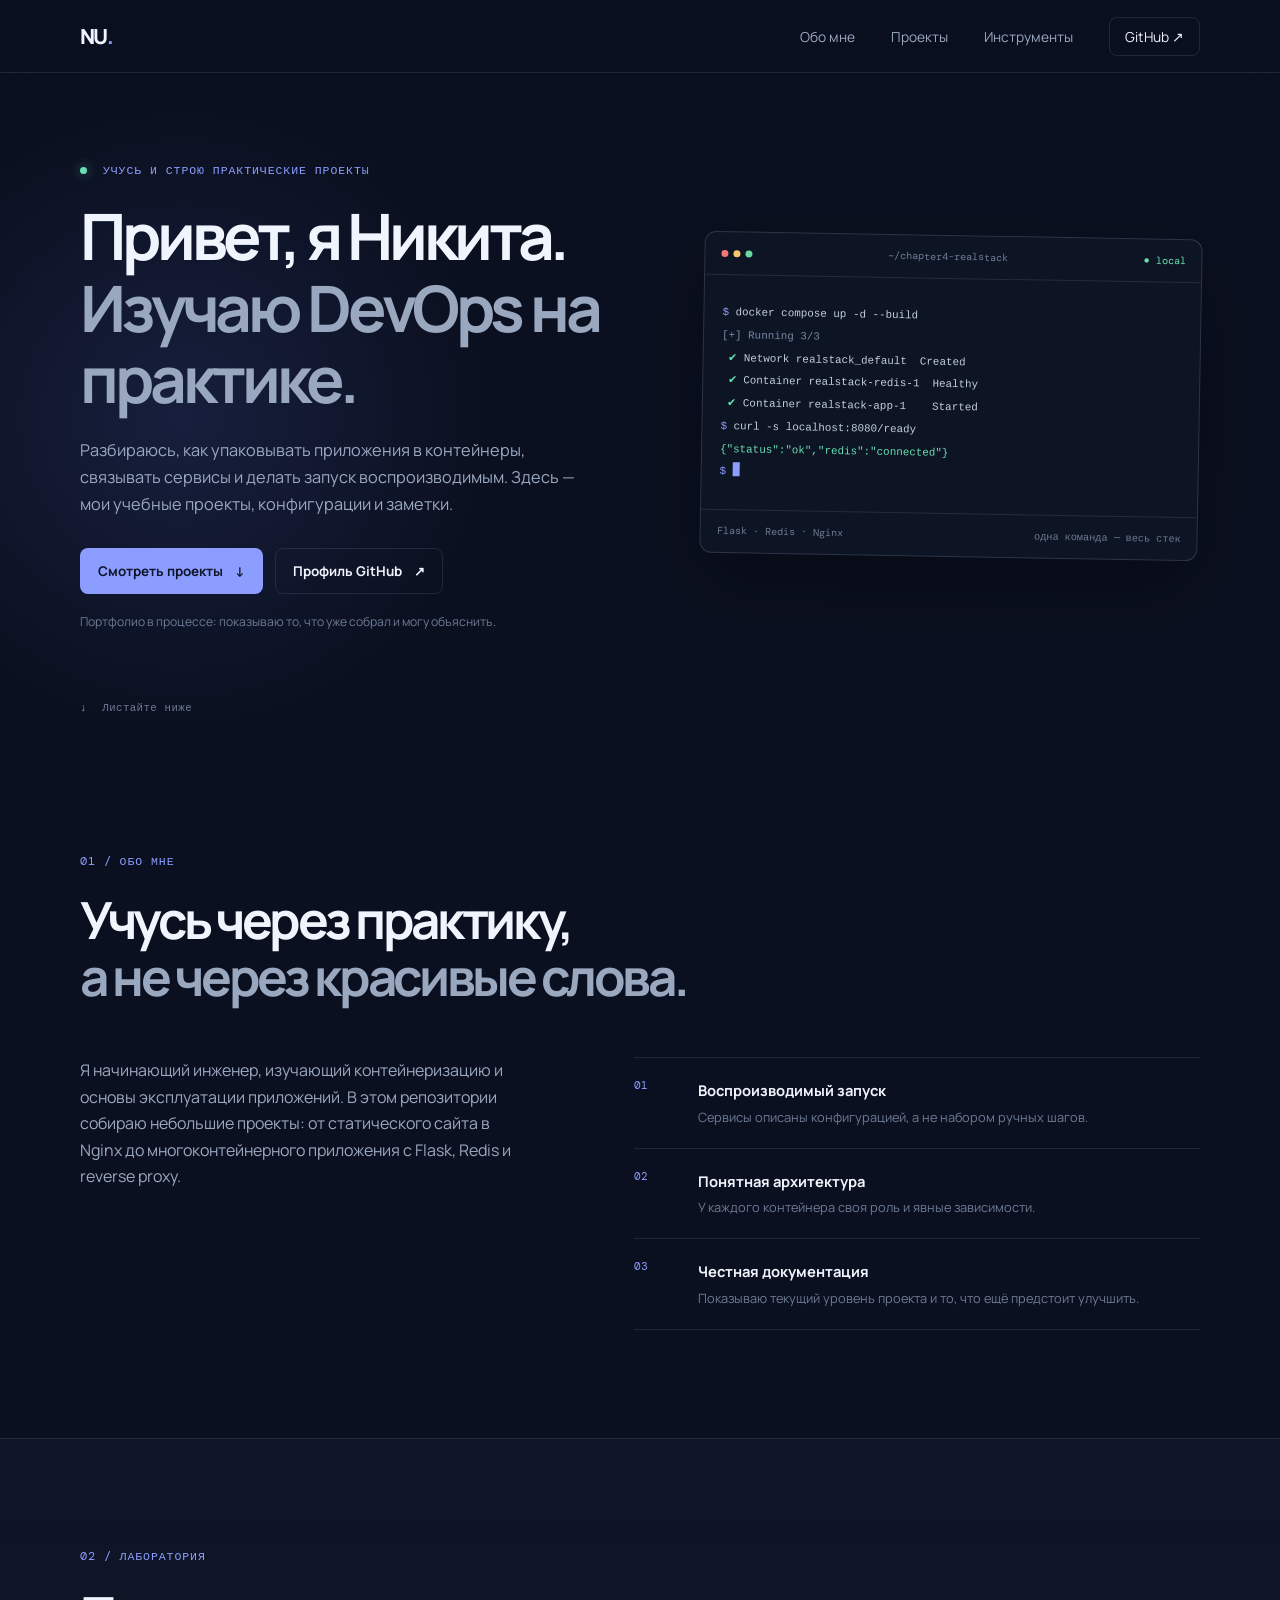
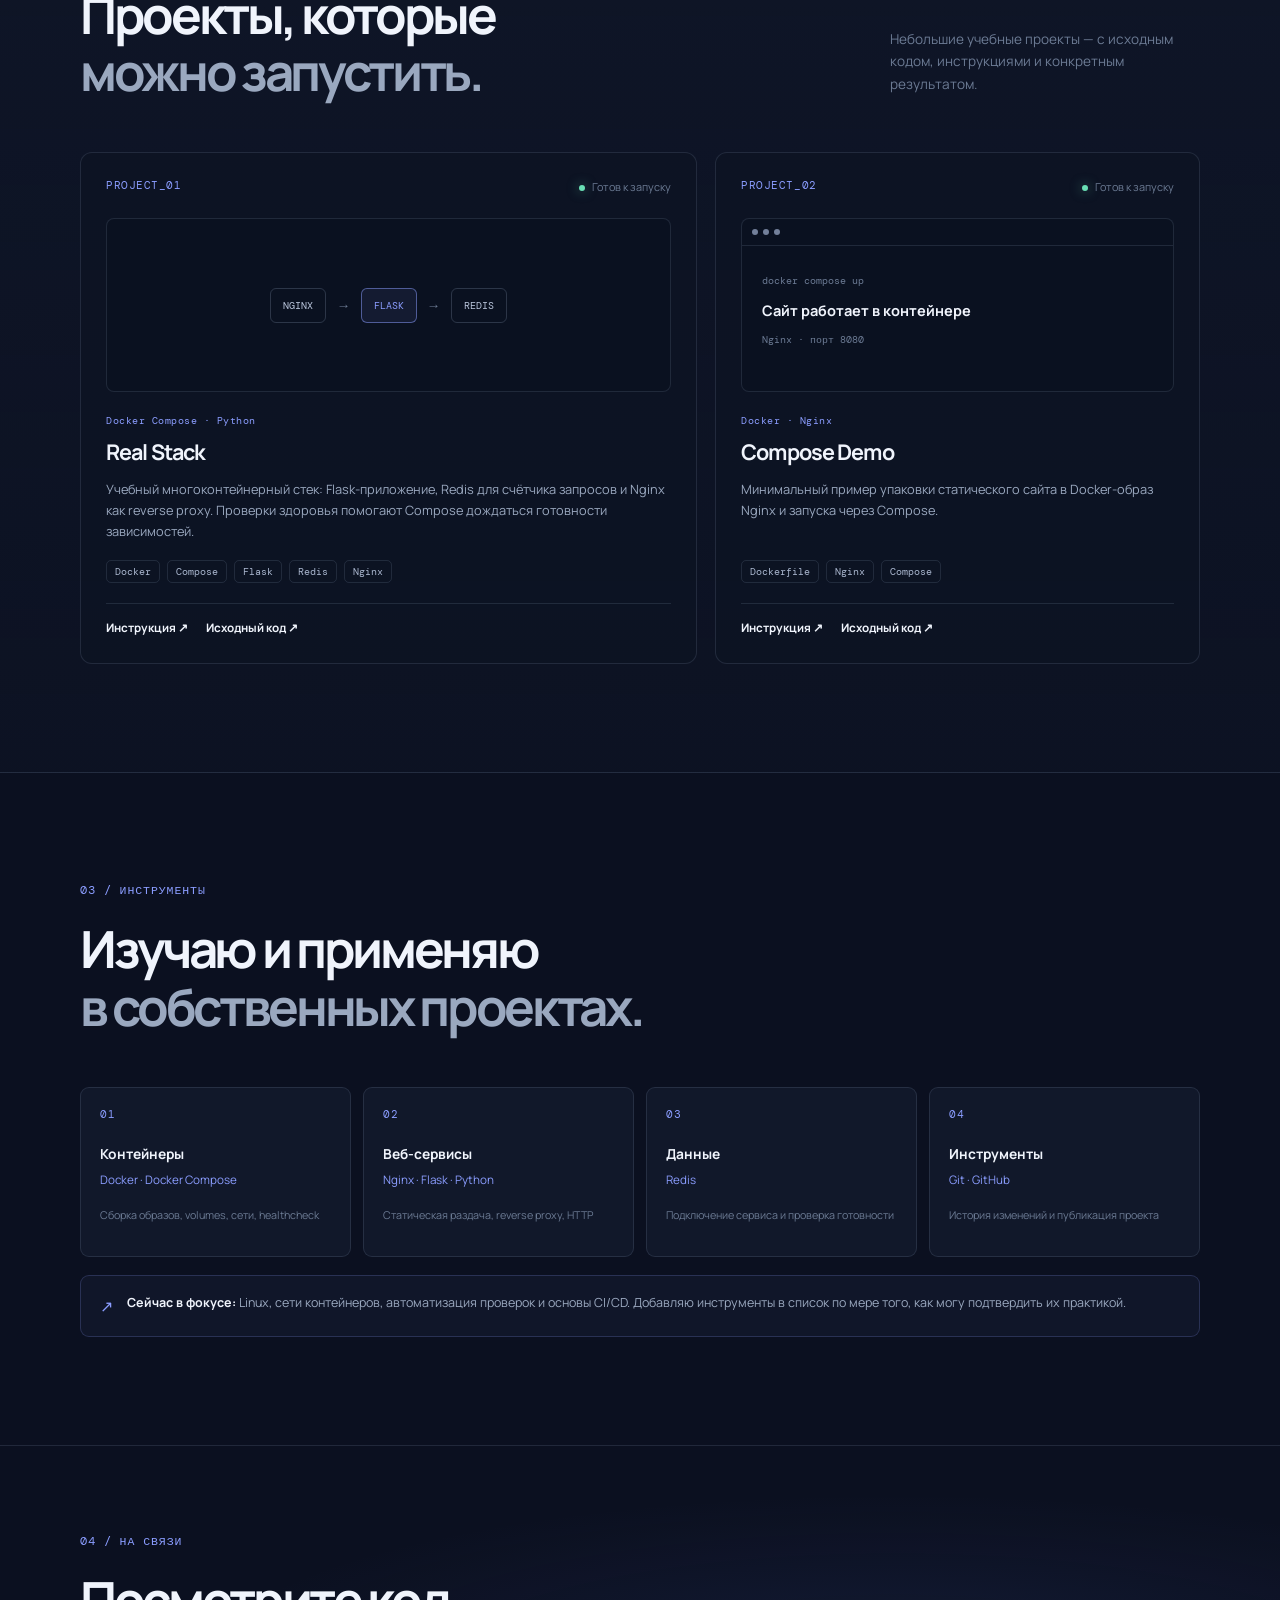
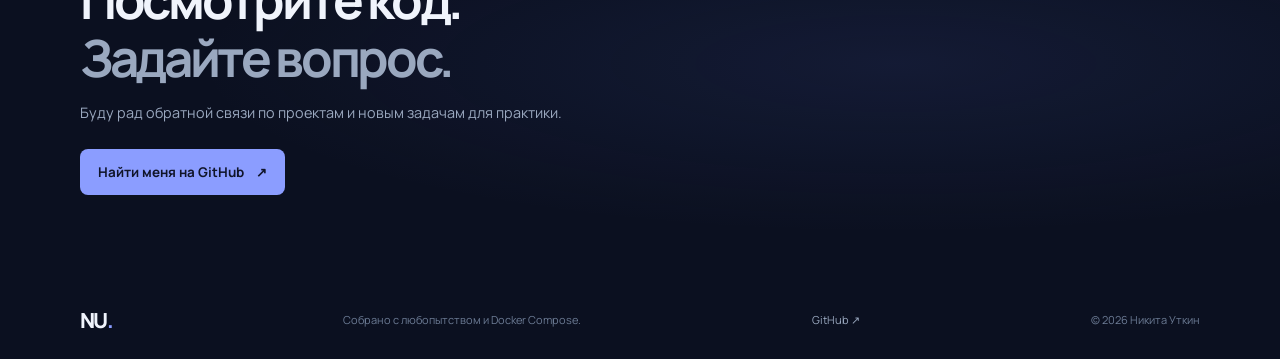
<file: index.html>
<!doctype html>
<html lang="ru">
<head>
  <meta charset="utf-8">
  <meta name="viewport" content="width=device-width, initial-scale=1">
  <meta name="theme-color" content="#0b1020">
  <meta name="description" content="Портфолио Никиты Уткина: практические проекты по Docker, Docker Compose, Nginx и автоматизации.">
  <title>Никита Уткин — DevOps-портфолио</title>
  <link rel="stylesheet" href="css/style.css">
  <script src="js/main.js" defer></script>
</head>
<body>
  <a class="skip-link" href="#main">Перейти к содержимому</a>
  <header class="site-header">
    <nav class="nav shell" aria-label="Основная навигация">
      <a class="brand" href="#top" aria-label="Никита Уткин — на главную">NU<span>.</span></a>
      <button class="menu-toggle" type="button" aria-expanded="false" aria-controls="nav-links">
        <span class="sr-only">Открыть меню</span><span></span><span></span>
      </button>
      <ul class="nav-links" id="nav-links">
        <li><a href="#about">Обо мне</a></li><li><a href="#projects">Проекты</a></li><li><a href="#stack">Инструменты</a></li>
        <li><a class="nav-cta" href="https://github.com/nikitautkin68-blip" target="_blank" rel="noreferrer">GitHub <span aria-hidden="true">↗</span></a></li>
      </ul>
    </nav>
  </header>
  <main id="main">
    <section class="hero shell" id="top">
      <div class="hero-copy">
        <p class="eyebrow"><span class="status-dot"></span> Учусь и строю практические проекты</p>
        <h1>Привет, я Никита.<br><span>Изучаю DevOps на практике.</span></h1>
        <p class="hero-lede">Разбираюсь, как упаковывать приложения в контейнеры, связывать сервисы и делать запуск воспроизводимым. Здесь — мои учебные проекты, конфигурации и заметки.</p>
        <div class="hero-actions"><a class="button button-primary" href="#projects">Смотреть проекты <span aria-hidden="true">↓</span></a><a class="button button-secondary" href="https://github.com/nikitautkin68-blip" target="_blank" rel="noreferrer">Профиль GitHub <span aria-hidden="true">↗</span></a></div>
        <p class="honesty-note">Портфолио в процессе: показываю то, что уже собрал и могу объяснить.</p>
      </div>
      <div class="terminal" aria-label="Команда запуска учебного стека Docker Compose">
        <div class="terminal-top"><div class="window-dots" aria-hidden="true"><i></i><i></i><i></i></div><span>~/chapter4-realstack</span><span class="terminal-live">● local</span></div>
        <pre><code><span class="prompt">$</span> docker compose up -d --build
<span class="terminal-muted">[+] Running 3/3</span>
 <span class="terminal-green">✔</span> Network realstack_default  Created
 <span class="terminal-green">✔</span> Container realstack-redis-1  Healthy
 <span class="terminal-green">✔</span> Container realstack-app-1    Started
<span class="prompt">$</span> curl -s localhost:8080/ready
<span class="terminal-green">{"status":"ok","redis":"connected"}</span>
<span class="prompt">$</span> <span class="cursor" aria-hidden="true"></span></code></pre>
        <div class="terminal-bottom"><span>Flask · Redis · Nginx</span><span>одна команда — весь стек</span></div>
      </div>
      <a class="scroll-cue" href="#about"><span aria-hidden="true">↓</span> Листайте ниже</a>
    </section>
    <section class="section shell" id="about">
      <div class="section-heading"><p class="eyebrow">01 / Обо мне</p><h2>Учусь через практику,<br><span>а не через красивые слова.</span></h2></div>
      <div class="about-grid">
        <p class="about-copy">Я начинающий инженер, изучающий контейнеризацию и основы эксплуатации приложений. В этом репозитории собираю небольшие проекты: от статического сайта в Nginx до многоконтейнерного приложения с Flask, Redis и reverse proxy.</p>
        <div class="principles">
          <article><span>01</span><div><h3>Воспроизводимый запуск</h3><p>Сервисы описаны конфигурацией, а не набором ручных шагов.</p></div></article>
          <article><span>02</span><div><h3>Понятная архитектура</h3><p>У каждого контейнера своя роль и явные зависимости.</p></div></article>
          <article><span>03</span><div><h3>Честная документация</h3><p>Показываю текущий уровень проекта и то, что ещё предстоит улучшить.</p></div></article>
        </div>
      </div>
    </section>
    <section class="section projects-section" id="projects">
      <div class="shell">
        <div class="section-heading section-heading-row"><div><p class="eyebrow">02 / Лаборатория</p><h2>Проекты, которые<br><span>можно запустить.</span></h2></div><p class="section-aside">Небольшие учебные проекты — с исходным кодом, инструкциями и конкретным результатом.</p></div>
        <div class="project-grid">
          <article class="project-card">
            <div class="project-top"><span class="project-number">PROJECT_01</span><span class="project-state"><i></i> Готов к запуску</span></div>
            <div class="project-visual visual-stack" aria-hidden="true"><span class="stack-box">NGINX</span><b>→</b><span class="stack-box stack-box-accent">FLASK</span><b>→</b><span class="stack-box">REDIS</span></div>
            <p class="project-type">Docker Compose · Python</p><h3>Real Stack</h3>
            <p class="project-description">Учебный многоконтейнерный стек: Flask-приложение, Redis для счётчика запросов и Nginx как reverse proxy. Проверки здоровья помогают Compose дождаться готовности зависимостей.</p>
            <ul class="project-tags"><li>Docker</li><li>Compose</li><li>Flask</li><li>Redis</li><li>Nginx</li></ul>
            <div class="project-links"><a href="https://github.com/nikitautkin68-blip/devops-practice/blob/main/chapter4-realstack/README.md" target="_blank" rel="noreferrer">Инструкция <span aria-hidden="true">↗</span></a><a href="https://github.com/nikitautkin68-blip/devops-practice/tree/main/chapter4-realstack" target="_blank" rel="noreferrer">Исходный код <span aria-hidden="true">↗</span></a></div>
          </article>
          <article class="project-card">
            <div class="project-top"><span class="project-number">PROJECT_02</span><span class="project-state"><i></i> Готов к запуску</span></div>
            <div class="project-visual visual-browser" aria-hidden="true"><div class="browser-bar"><i></i><i></i><i></i></div><div class="browser-content"><span>docker compose up</span><b>Сайт работает в контейнере</b><small>Nginx · порт 8080</small></div></div>
            <p class="project-type">Docker · Nginx</p><h3>Compose Demo</h3>
            <p class="project-description">Минимальный пример упаковки статического сайта в Docker-образ Nginx и запуска через Compose.</p>
            <ul class="project-tags"><li>Dockerfile</li><li>Nginx</li><li>Compose</li></ul>
            <div class="project-links"><a href="https://github.com/nikitautkin68-blip/devops-practice/blob/main/compose-demo/README.md" target="_blank" rel="noreferrer">Инструкция <span aria-hidden="true">↗</span></a><a href="https://github.com/nikitautkin68-blip/devops-practice/tree/main/compose-demo" target="_blank" rel="noreferrer">Исходный код <span aria-hidden="true">↗</span></a></div>
          </article>
        </div>
      </div>
    </section>
    <section class="section shell" id="stack">
      <div class="section-heading"><p class="eyebrow">03 / Инструменты</p><h2>Изучаю и применяю<br><span>в собственных проектах.</span></h2></div>
      <div class="stack-grid">
        <article><span class="stack-icon">01</span><h3>Контейнеры</h3><p>Docker · Docker Compose</p><small>Сборка образов, volumes, сети, healthcheck</small></article>
        <article><span class="stack-icon">02</span><h3>Веб-сервисы</h3><p>Nginx · Flask · Python</p><small>Статическая раздача, reverse proxy, HTTP</small></article>
        <article><span class="stack-icon">03</span><h3>Данные</h3><p>Redis</p><small>Подключение сервиса и проверка готовности</small></article>
        <article><span class="stack-icon">04</span><h3>Инструменты</h3><p>Git · GitHub</p><small>История изменений и публикация проекта</small></article>
      </div>
      <div class="learning-note"><span aria-hidden="true">↗</span><p><strong>Сейчас в фокусе:</strong> Linux, сети контейнеров, автоматизация проверок и основы CI/CD. Добавляю инструменты в список по мере того, как могу подтвердить их практикой.</p></div>
    </section>
    <section class="contact-section" id="contact">
      <div class="shell contact-inner"><p class="eyebrow">04 / На связи</p><h2>Посмотрите код.<br><span>Задайте вопрос.</span></h2><p>Буду рад обратной связи по проектам и новым задачам для практики.</p><a class="button button-primary" href="https://github.com/nikitautkin68-blip" target="_blank" rel="noreferrer">Найти меня на GitHub <span aria-hidden="true">↗</span></a></div>
    </section>
  </main>
  <footer class="site-footer shell"><a class="brand" href="#top">NU<span>.</span></a><p>Собрано с любопытством и Docker Compose.</p><a href="https://github.com/nikitautkin68-blip" target="_blank" rel="noreferrer">GitHub ↗</a><span>© <span id="year">2026</span> Никита Уткин</span></footer>
</body>
</html>
</file>
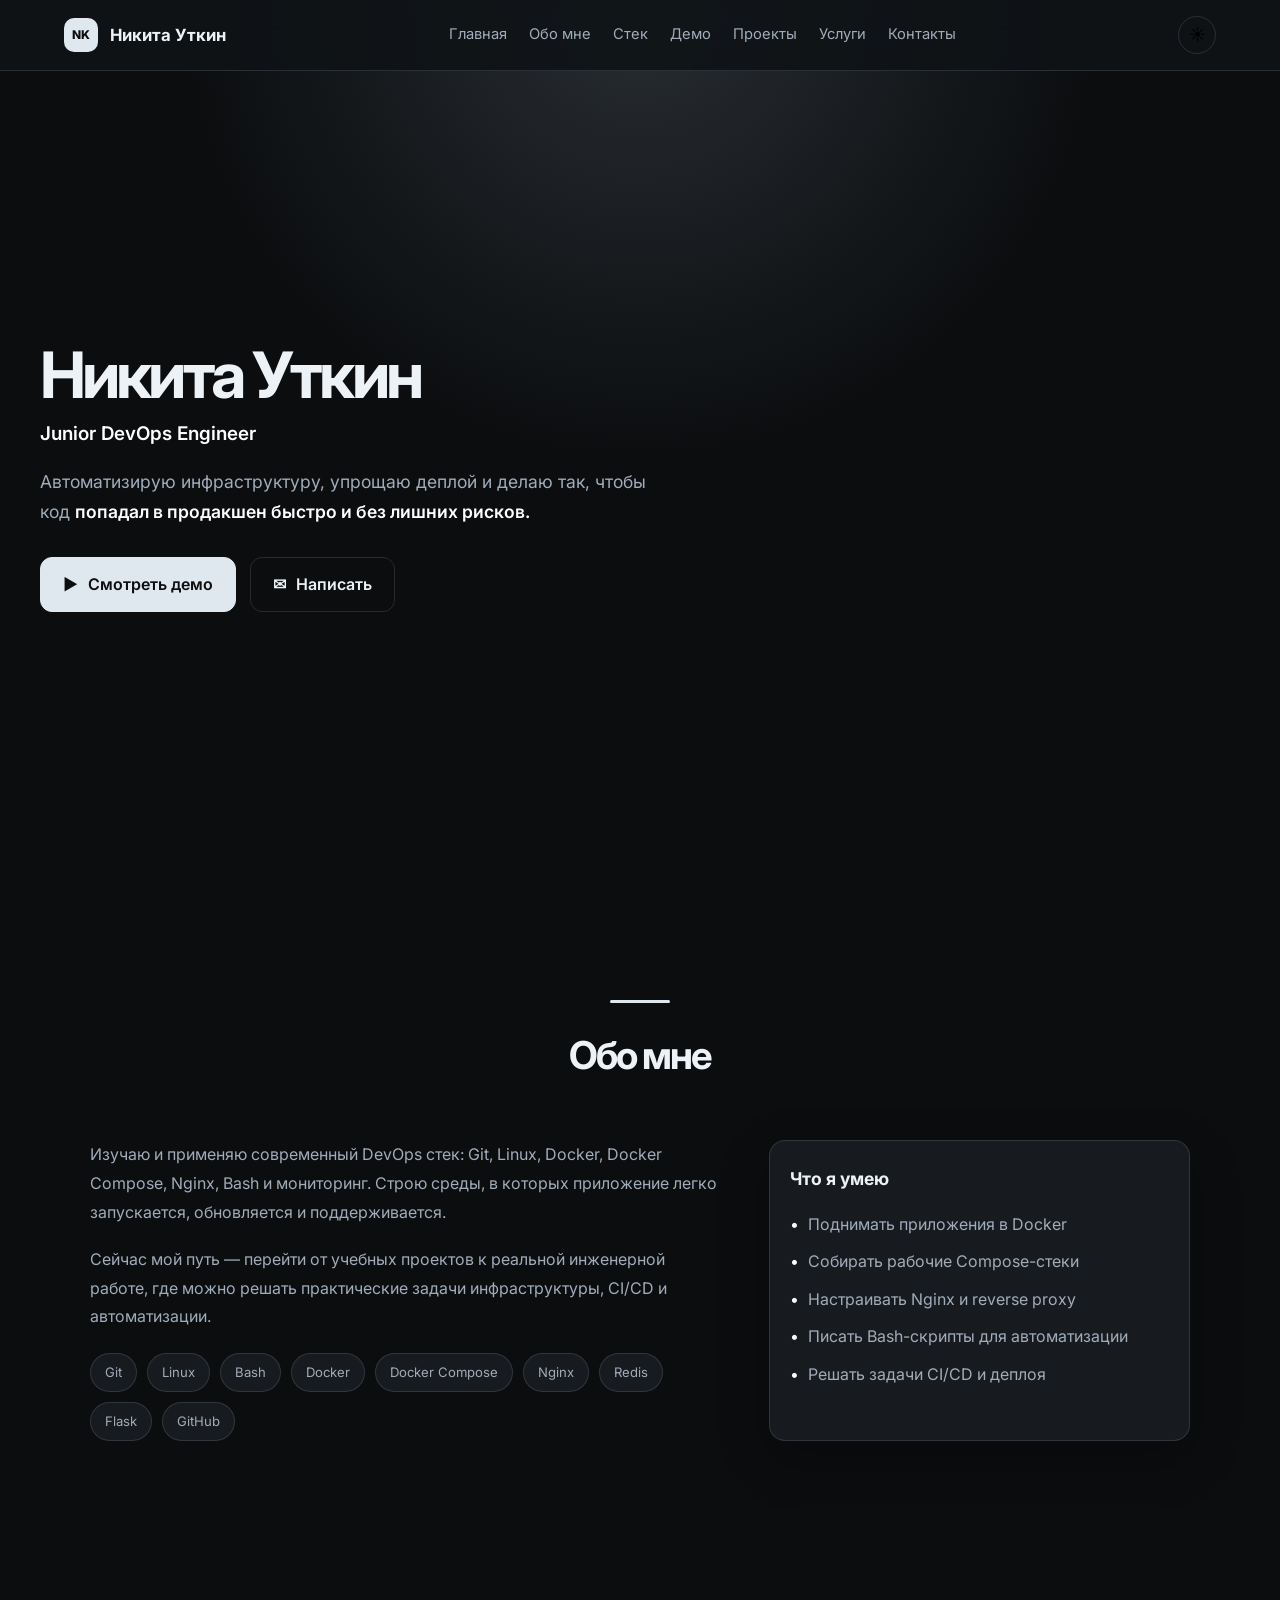
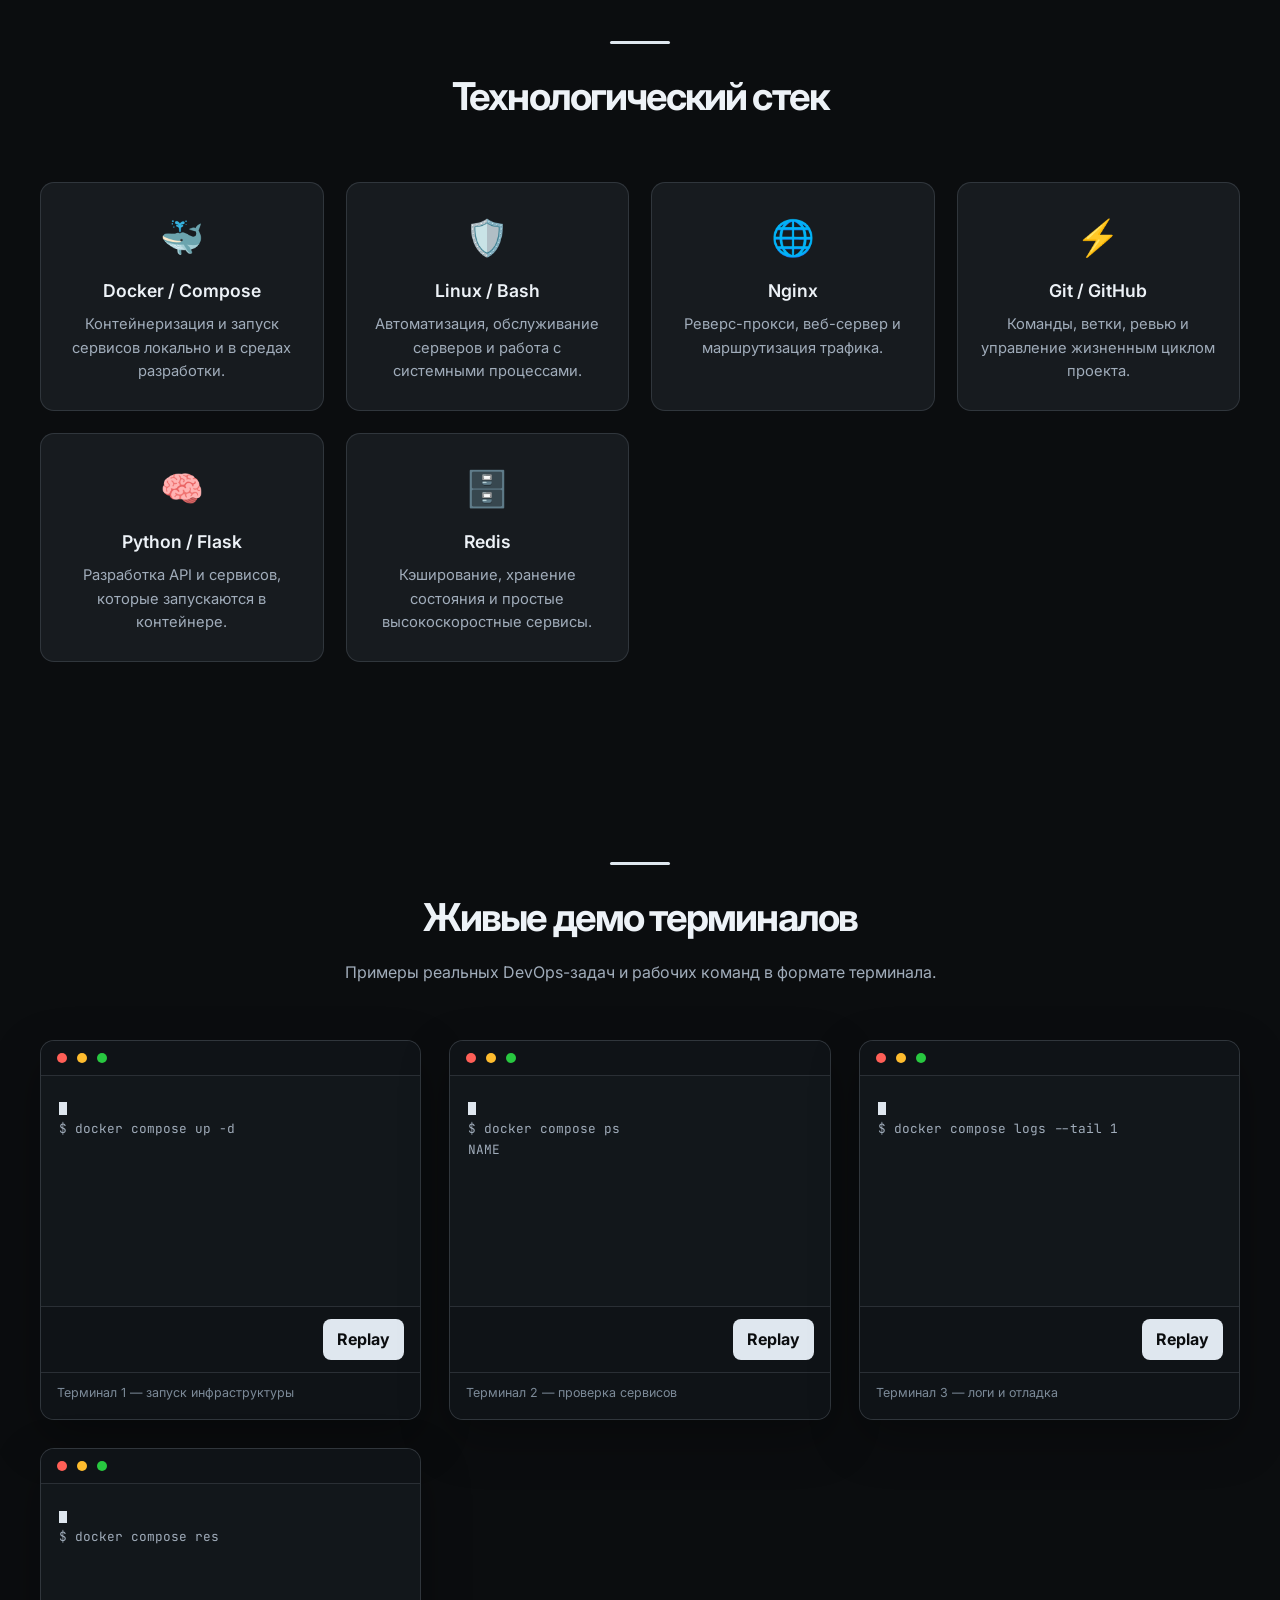
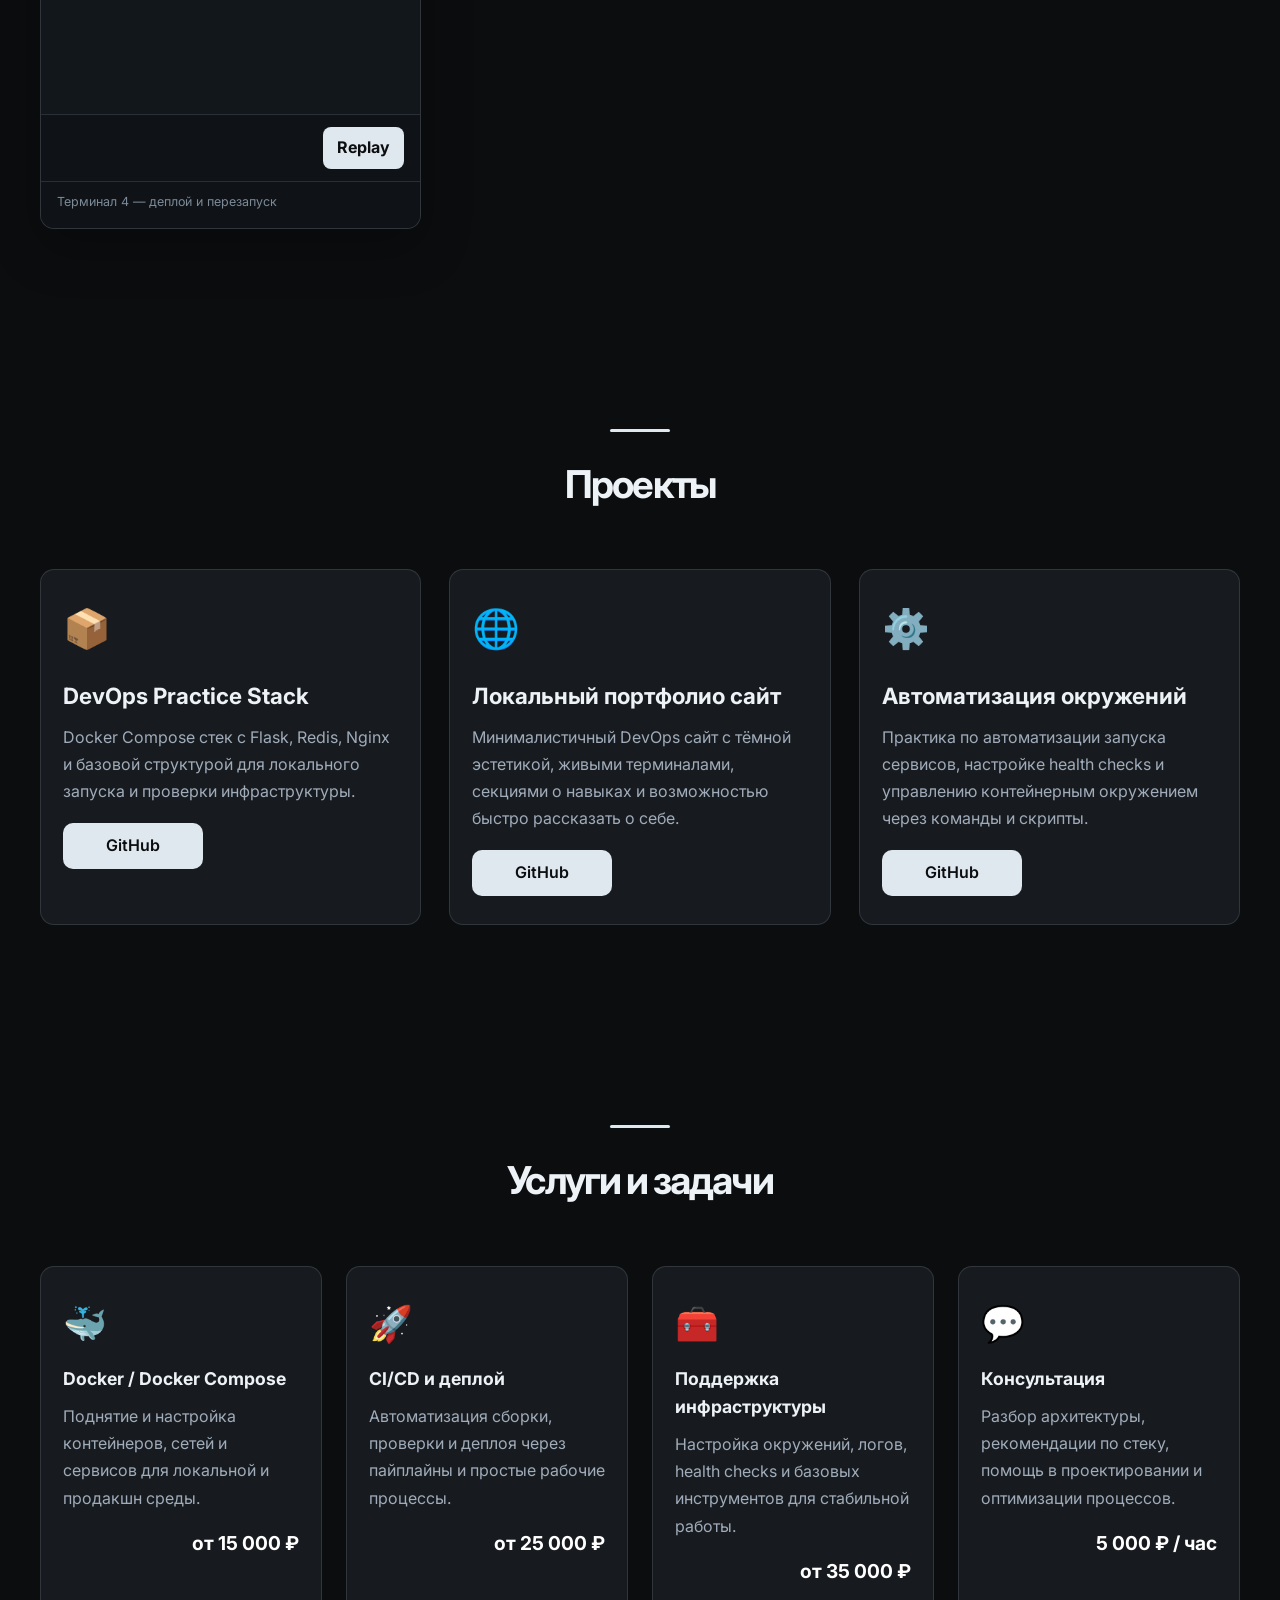
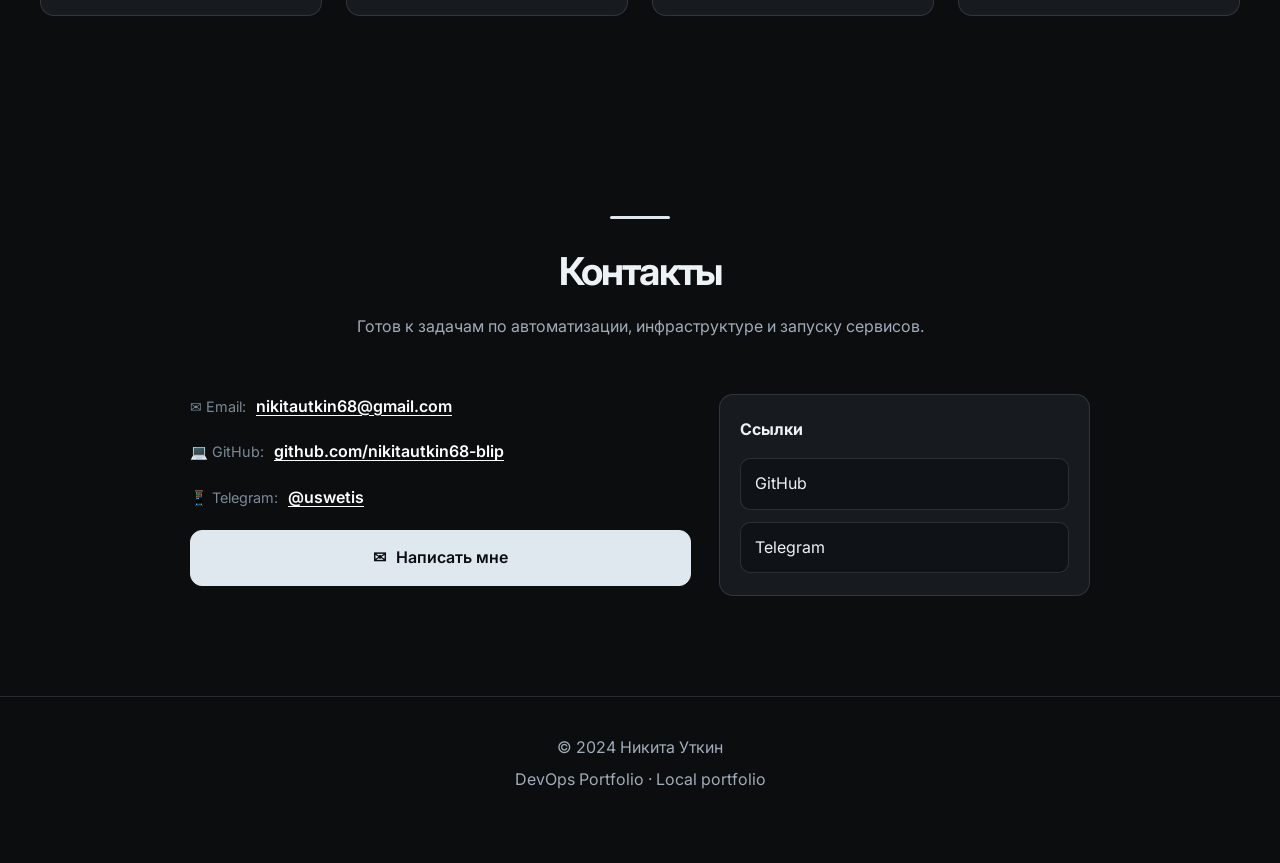
<file: www/index.html>
<!DOCTYPE html>
<html lang="ru">
<head>
    <meta charset="UTF-8">
    <meta name="viewport" content="width=device-width, initial-scale=1.0">
    <meta name="description" content="Никита Уткин — DevOps инженер. Портфолио, Docker, CI/CD, Linux, инфраструктура." />
    <title>Никита Уткин | DevOps Engineer</title>
    <link rel="preconnect" href="https://fonts.googleapis.com">
    <link rel="preconnect" href="https://fonts.gstatic.com" crossorigin>
    <link href="https://fonts.googleapis.com/css2?family=Inter:wght@400;500;600;700;800&family=JetBrains+Mono:wght@400;500;700&display=swap" rel="stylesheet">
    <link rel="stylesheet" href="css/styles.css?v=4">
</head>
<body>
    <nav class="navbar" id="navbar">
        <div class="nav-container">
            <a href="#hero" class="logo" aria-label="Главная страница">
                <span class="logo-mark">NK</span>
                <span class="logo-text">Никита Уткин</span>
            </a>

            <div class="nav-links" id="nav-links">
                <a href="#hero">Главная</a>
                <a href="#about">Обо мне</a>
                <a href="#stack">Стек</a>
                <a href="#terminals">Демо</a>
                <a href="#projects">Проекты</a>
                <a href="#services">Услуги</a>
                <a href="#contact">Контакты</a>
            </div>

            <div class="nav-actions">
                <button class="theme-btn" id="themeBtn" type="button" aria-label="Переключить тему">
                    <span class="theme-icon sun">☀️</span>
                    <span class="theme-icon moon">🌙</span>
                </button>
                <button class="nav-toggle" id="nav-toggle" type="button" aria-label="Открыть меню" aria-expanded="false" aria-controls="nav-links">
                    <span></span>
                    <span></span>
                    <span></span>
                </button>
            </div>
        </div>
    </nav>

    <main>
        <section class="hero" id="hero">
            <div class="hero-container">
                <div class="hero-content">
                    <h1 class="hero-title">Никита Уткин</h1>
                    <p class="hero-occupation">Junior DevOps Engineer</p>
                    <p class="hero-subtitle">
                        Автоматизирую инфраструктуру, упрощаю деплой и делаю так, чтобы код
                        <span class="accent">попадал в продакшен быстро и без лишних рисков.</span>
                    </p>
                    <div class="hero-actions">
                        <a href="#terminals" class="btn btn-primary">
                            <span class="btn-icon">▶</span>
                            Смотреть демо
                        </a>
                        <button class="btn btn-secondary" type="button" data-contact-open>
                            <span class="btn-icon">✉</span>
                            Написать
                        </button>
                    </div>
                </div>
            </div>
        </section>

        <section class="section about" id="about">
            <div class="container">
                <div class="section-header">
                    <span class="section-line"></span>
                    <h2 class="section-title">Обо мне</h2>
                </div>
                <div class="about-grid">
                    <div class="about-text">
                        <p class="about-desc">
                            Изучаю и применяю современный DevOps стек: Git, Linux, Docker, Docker Compose,
                            Nginx, Bash и мониторинг. Строю среды, в которых приложение легко запускается,
                            обновляется и поддерживается.
                        </p>
                        <p class="about-desc">
                            Сейчас мой путь — перейти от учебных проектов к реальной инженерной работе,
                            где можно решать практические задачи инфраструктуры, CI/CD и автоматизации.
                        </p>
                        <div class="skills">
                            <span class="skill-tag">Git</span>
                            <span class="skill-tag">Linux</span>
                            <span class="skill-tag">Bash</span>
                            <span class="skill-tag">Docker</span>
                            <span class="skill-tag">Docker Compose</span>
                            <span class="skill-tag">Nginx</span>
                            <span class="skill-tag">Redis</span>
                            <span class="skill-tag">Flask</span>
                            <span class="skill-tag">GitHub</span>
                        </div>
                    </div>

                    <div class="about-card">
                        <div class="about-card-header">Что я умею</div>
                        <ul class="about-list">
                            <li>Поднимать приложения в Docker</li>
                            <li>Собирать рабочие Compose-стеки</li>
                            <li>Настраивать Nginx и reverse proxy</li>
                            <li>Писать Bash-скрипты для автоматизации</li>
                            <li>Решать задачи CI/CD и деплоя</li>
                        </ul>
                    </div>
                </div>
            </div>
        </section>

        <section class="section stack" id="stack">
            <div class="container">
                <div class="section-header">
                    <span class="section-line"></span>
                    <h2 class="section-title">Технологический стек</h2>
                </div>
                <div class="stack-grid">
                    <div class="stack-item">
                        <div class="stack-icon">🐳</div>
                        <div class="stack-name">Docker / Compose</div>
                        <div class="stack-desc">Контейнеризация и запуск сервисов локально и в средах разработки.</div>
                    </div>
                    <div class="stack-item">
                        <div class="stack-icon">🛡️</div>
                        <div class="stack-name">Linux / Bash</div>
                        <div class="stack-desc">Автоматизация, обслуживание серверов и работа с системными процессами.</div>
                    </div>
                    <div class="stack-item">
                        <div class="stack-icon">🌐</div>
                        <div class="stack-name">Nginx</div>
                        <div class="stack-desc">Реверс-прокси, веб-сервер и маршрутизация трафика.</div>
                    </div>
                    <div class="stack-item">
                        <div class="stack-icon">⚡</div>
                        <div class="stack-name">Git / GitHub</div>
                        <div class="stack-desc">Команды, ветки, ревью и управление жизненным циклом проекта.</div>
                    </div>
                    <div class="stack-item">
                        <div class="stack-icon">🧠</div>
                        <div class="stack-name">Python / Flask</div>
                        <div class="stack-desc">Разработка API и сервисов, которые запускаются в контейнере.</div>
                    </div>
                    <div class="stack-item">
                        <div class="stack-icon">🗄️</div>
                        <div class="stack-name">Redis</div>
                        <div class="stack-desc">Кэширование, хранение состояния и простые высокоскоростные сервисы.</div>
                    </div>
                </div>
            </div>
        </section>

        <section class="section terminals" id="terminals">
            <div class="container">
                <div class="section-header">
                    <span class="section-line"></span>
                    <h2 class="section-title">Живые демо терминалов</h2>
                    <p class="section-subtitle">Примеры реальных DevOps-задач и рабочих команд в формате терминала.</p>
                </div>

                <div class="terminals-grid">
                    <div class="terminal-window" data-terminal="1">
                        <div class="terminal-header">
                            <span class="terminal-dot red"></span>
                            <span class="terminal-dot yellow"></span>
                            <span class="terminal-dot green"></span>
                        </div>
                        <div class="terminal-body" data-terminal-content="1">
                            <div class="terminal-cursor"></div>
                            <pre class="terminal-output"></pre>
                        </div>
                        <div class="terminal-footer">
                            <button class="terminal-replay" type="button" data-replay="1">Replay</button>
                        </div>
                        <div class="terminal-label">Терминал 1 — запуск инфраструктуры</div>
                    </div>

                    <div class="terminal-window" data-terminal="2">
                        <div class="terminal-header">
                            <span class="terminal-dot red"></span>
                            <span class="terminal-dot yellow"></span>
                            <span class="terminal-dot green"></span>
                        </div>
                        <div class="terminal-body" data-terminal-content="2">
                            <div class="terminal-cursor"></div>
                            <pre class="terminal-output"></pre>
                        </div>
                        <div class="terminal-footer">
                            <button class="terminal-replay" type="button" data-replay="2">Replay</button>
                        </div>
                        <div class="terminal-label">Терминал 2 — проверка сервисов</div>
                    </div>

                    <div class="terminal-window" data-terminal="3">
                        <div class="terminal-header">
                            <span class="terminal-dot red"></span>
                            <span class="terminal-dot yellow"></span>
                            <span class="terminal-dot green"></span>
                        </div>
                        <div class="terminal-body" data-terminal-content="3">
                            <div class="terminal-cursor"></div>
                            <pre class="terminal-output"></pre>
                        </div>
                        <div class="terminal-footer">
                            <button class="terminal-replay" type="button" data-replay="3">Replay</button>
                        </div>
                        <div class="terminal-label">Терминал 3 — логи и отладка</div>
                    </div>

                    <div class="terminal-window" data-terminal="4">
                        <div class="terminal-header">
                            <span class="terminal-dot red"></span>
                            <span class="terminal-dot yellow"></span>
                            <span class="terminal-dot green"></span>
                        </div>
                        <div class="terminal-body" data-terminal-content="4">
                            <div class="terminal-cursor"></div>
                            <pre class="terminal-output"></pre>
                        </div>
                        <div class="terminal-footer">
                            <button class="terminal-replay" type="button" data-replay="4">Replay</button>
                        </div>
                        <div class="terminal-label">Терминал 4 — деплой и перезапуск</div>
                    </div>
                </div>
            </div>
        </section>

        <section class="section projects" id="projects">
            <div class="container">
                <div class="section-header">
                    <span class="section-line"></span>
                    <h2 class="section-title">Проекты</h2>
                </div>
                <div class="projects-grid">
                    <div class="project-card">
                        <div class="project-icon">📦</div>
                        <h3 class="project-title">DevOps Practice Stack</h3>
                        <p class="project-desc">
                            Docker Compose стек с Flask, Redis, Nginx и базовой структурой для локального
                            запуска и проверки инфраструктуры.
                        </p>
                        <div class="project-links">
                            <a href="https://github.com/nikitautkin68-blip" target="_blank" rel="noreferrer" class="project-link">GitHub</a>
                        </div>
                    </div>

                    <div class="project-card">
                        <div class="project-icon">🌐</div>
                        <h3 class="project-title">Локальный портфолио сайт</h3>
                        <p class="project-desc">
                            Минималистичный DevOps сайт с тёмной эстетикой, живыми терминалами, секциями
                            о навыках и возможностью быстро рассказать о себе.
                        </p>
                        <div class="project-links">
                            <a href="https://github.com/nikitautkin68-blip" target="_blank" rel="noreferrer" class="project-link">GitHub</a>
                        </div>
                    </div>

                    <div class="project-card">
                        <div class="project-icon">⚙️</div>
                        <h3 class="project-title">Автоматизация окружений</h3>
                        <p class="project-desc">
                            Практика по автоматизации запуска сервисов, настройке health checks и управлению
                            контейнерным окружением через команды и скрипты.
                        </p>
                        <div class="project-links">
                            <a href="https://github.com/nikitautkin68-blip" target="_blank" rel="noreferrer" class="project-link">GitHub</a>
                        </div>
                    </div>
                </div>
            </div>
        </section>

        <section class="section services" id="services">
            <div class="container">
                <div class="section-header">
                    <span class="section-line"></span>
                    <h2 class="section-title">Услуги и задачи</h2>
                </div>
                <div class="services-grid">
                    <div class="service-card">
                        <div class="service-icon">🐳</div>
                        <h3 class="service-title">Docker / Docker Compose</h3>
                        <p class="service-desc">Поднятие и настройка контейнеров, сетей и сервисов для локальной и продакшн среды.</p>
                        <p class="service-price">от 15 000 ₽</p>
                    </div>
                    <div class="service-card">
                        <div class="service-icon">🚀</div>
                        <h3 class="service-title">CI/CD и деплой</h3>
                        <p class="service-desc">Автоматизация сборки, проверки и деплоя через пайплайны и простые рабочие процессы.</p>
                        <p class="service-price">от 25 000 ₽</p>
                    </div>
                    <div class="service-card">
                        <div class="service-icon">🧰</div>
                        <h3 class="service-title">Поддержка инфраструктуры</h3>
                        <p class="service-desc">Настройка окружений, логов, health checks и базовых инструментов для стабильной работы.</p>
                        <p class="service-price">от 35 000 ₽</p>
                    </div>
                    <div class="service-card">
                        <div class="service-icon">💬</div>
                        <h3 class="service-title">Консультация</h3>
                        <p class="service-desc">Разбор архитектуры, рекомендации по стеку, помощь в проектировании и оптимизации процессов.</p>
                        <p class="service-price">5 000 ₽ / час</p>
                    </div>
                </div>
            </div>
        </section>

        <section class="section contact" id="contact">
            <div class="container">
                <div class="section-header">
                    <span class="section-line"></span>
                    <h2 class="section-title">Контакты</h2>
                    <p class="section-subtitle">Готов к задачам по автоматизации, инфраструктуре и запуску сервисов.</p>
                </div>

                <div class="contact-grid">
                    <div class="contact-info">
                        <div class="contact-item">
                            <span class="contact-label">✉ Email:</span>
                            <a href="mailto:nikitautkin68@gmail.com" class="contact-value">nikitautkin68@gmail.com</a>
                        </div>
                        <div class="contact-item">
                            <span class="contact-label">💻 GitHub:</span>
                            <a href="https://github.com/nikitautkin68-blip" target="_blank" rel="noreferrer" class="contact-value">github.com/nikitautkin68-blip</a>
                        </div>
                        <div class="contact-item">
                            <span class="contact-label">📱 Telegram:</span>
                            <a href="https://t.me/uswetis" target="_blank" rel="noreferrer" class="contact-value">@uswetis</a>
                        </div>

                        <button class="btn btn-primary btn-wide" type="button" data-contact-open>
                            <span class="btn-icon">✉</span>
                            Написать мне
                        </button>
                    </div>

                    <aside class="contact-social">
                        <h4>Ссылки</h4>
                        <div class="social-links">
                            <a href="https://github.com/nikitautkin68-blip" target="_blank" rel="noreferrer" class="social-link">
                                <span>GitHub</span>
                            </a>
                            <a href="https://t.me/uswetis" target="_blank" rel="noreferrer" class="social-link">
                                <span>Telegram</span>
                            </a>
                        </div>
                    </aside>
                </div>
            </div>
        </section>
    </main>

    <footer class="footer">
        <div class="container">
            <p>© 2024 Никита Уткин</p>
            <p>DevOps Portfolio · Local portfolio</p>
        </div>
    </footer>

    <div class="contact-modal" id="contactModal" aria-hidden="true">
        <div class="contact-modal-card" role="dialog" aria-modal="true" aria-labelledby="contactModalTitle">
            <div class="modal-header">
                <h3 id="contactModalTitle">Связаться со мной</h3>
                <button class="modal-close" type="button" data-close-modal aria-label="Закрыть">✕</button>
            </div>
            <div class="contact-modal-list">
                <div class="contact-modal-item">
                    <span>Email</span>
                    <a href="mailto:nikitautkin68@gmail.com">nikitautkin68@gmail.com</a>
                </div>
                <div class="contact-modal-item">
                    <span>Telegram</span>
                    <a href="https://t.me/uswetis" target="_blank" rel="noreferrer">@uswetis</a>
                </div>
                <div class="contact-modal-item">
                    <span>GitHub</span>
                    <a href="https://github.com/nikitautkin68-blip" target="_blank" rel="noreferrer">github.com/nikitautkin68-blip</a>
                </div>
            </div>
        </div>
    </div>

    <script src="js/main.js?v=4"></script>
</body>
</html>
</file>
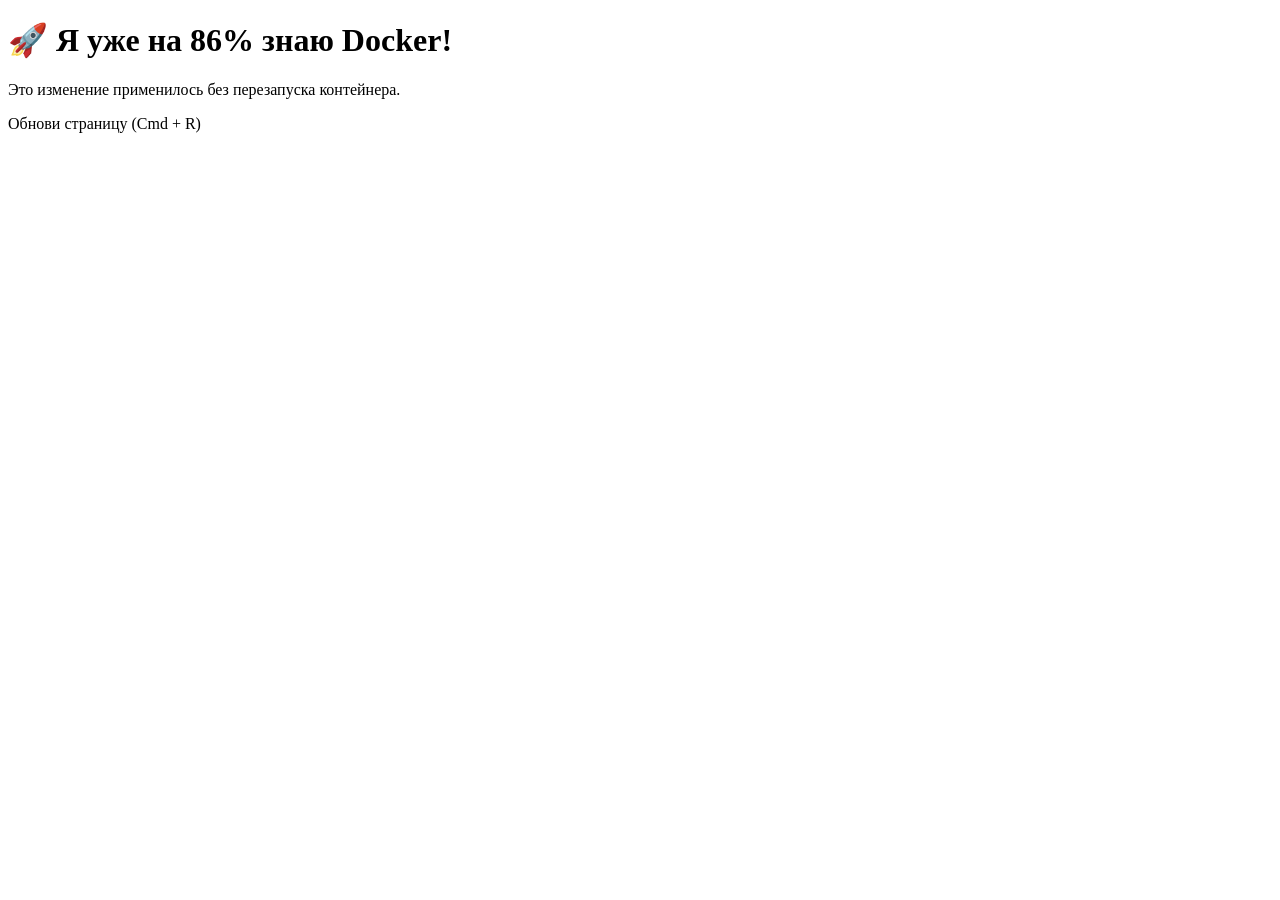
<file: compose-demo/html/index.html>
<!DOCTYPE html>
<html lang="ru">
<head>
    <meta charset="UTF-8">
    <title>Docker Compose</title>
</head>
<body>
    <h1>🚀 Я уже на 86% знаю Docker!</h1>
    <p>Это изменение применилось без перезапуска контейнера.</p>
    <p>Обнови страницу (Cmd + R)</p>
</body>
</html>
</file>
<file: css/style.css>
@import url("https://fonts.googleapis.com/css2?family=DM+Mono:wght@400;500&family=Manrope:wght@400;500;600;700;800&display=swap");

:root {
  color-scheme: dark;
  --bg: #0b1020;
  --surface: #11182a;
  --line: rgba(180, 198, 230, .13);
  --text: #f0f4fc;
  --muted: #9aa8bf;
  --dim: #6c7b94;
  --accent: #8b9dff;
  --green: #69dfb4;
  --mono: "DM Mono", "SFMono-Regular", Consolas, monospace;
  --sans: "Manrope", -apple-system, BlinkMacSystemFont, "Segoe UI", sans-serif;
}
* { box-sizing: border-box; }
html { scroll-behavior: smooth; scroll-padding-top: 90px; }
body { margin: 0; background: var(--bg); color: var(--text); font-family: var(--sans); line-height: 1.65; -webkit-font-smoothing: antialiased; }
a { color: inherit; text-decoration: none; }
button { font: inherit; }
.shell { width: min(1120px, calc(100% - 48px)); margin-inline: auto; }
.sr-only, .skip-link:not(:focus) { position: absolute; width: 1px; height: 1px; padding: 0; margin: -1px; overflow: hidden; clip: rect(0, 0, 0, 0); white-space: nowrap; border: 0; }
.skip-link:focus { position: fixed; z-index: 200; top: 12px; left: 12px; padding: 12px 18px; background: var(--text); color: var(--bg); }
.site-header { position: sticky; z-index: 10; top: 0; background: rgba(11, 16, 32, .85); border-bottom: 1px solid var(--line); backdrop-filter: blur(18px); }
.nav { min-height: 72px; display: flex; align-items: center; justify-content: space-between; }
.brand { font-size: 1.3rem; font-weight: 800; letter-spacing: -.08em; }
.brand span { color: var(--accent); }
.nav-links { display: flex; align-items: center; gap: 36px; margin: 0; padding: 0; list-style: none; }
.nav-links a { color: var(--muted); font-size: .86rem; transition: color .2s ease; }
.nav-links a:hover, .site-footer a:hover { color: var(--text); }
.nav-links .nav-cta { padding: 9px 15px; border: 1px solid var(--line); border-radius: 8px; color: var(--text); }
.menu-toggle { display: none; }
.hero { position: relative; min-height: 670px; display: grid; grid-template-columns: 1.06fr .94fr; align-items: center; gap: 60px; padding-block: 88px 112px; }
.hero::before { position: absolute; z-index: -1; top: 25px; left: -220px; width: 640px; height: 640px; border-radius: 50%; background: radial-gradient(circle, rgba(76, 98, 190, .18), transparent 68%); content: ""; pointer-events: none; }
.eyebrow { margin: 0 0 20px; color: var(--accent); font-family: var(--mono); font-size: .72rem; letter-spacing: .08em; text-transform: uppercase; }
.status-dot, .project-state i { display: inline-block; width: 7px; height: 7px; margin-right: 8px; border-radius: 50%; background: var(--green); box-shadow: 0 0 12px rgba(105, 223, 180, .55); }
h1, h2, h3, p { margin-top: 0; }
.hero h1, .section-heading h2, .contact-inner h2 { margin-bottom: 22px; font-size: clamp(2.5rem, 5vw, 4.4rem); font-weight: 700; letter-spacing: -.065em; line-height: 1.12; }
.hero h1 span, .section-heading h2 span, .contact-inner h2 span { color: var(--muted); }
.hero-lede { max-width: 520px; margin-bottom: 30px; color: var(--muted); font-size: 1.02rem; }
.hero-actions { display: flex; flex-wrap: wrap; gap: 12px; }
.button { display: inline-flex; align-items: center; justify-content: center; gap: 12px; min-height: 46px; padding: 0 17px; border: 1px solid transparent; border-radius: 8px; font-size: .84rem; font-weight: 700; transition: transform .2s ease, background .2s ease, border-color .2s ease; }
.button:hover { transform: translateY(-2px); }
.button-primary { background: var(--accent); color: #10152a; }
.button-primary:hover { background: #a4b1ff; }
.button-secondary { border-color: var(--line); color: var(--text); }
.button-secondary:hover { border-color: var(--accent); }
.honesty-note { margin: 18px 0 0; color: var(--dim); font-size: .76rem; }
.terminal { overflow: hidden; border: 1px solid rgba(180, 198, 230, .18); border-radius: 12px; background: #0d1423; box-shadow: 0 28px 80px rgba(0, 0, 0, .3); transform: rotate(1deg); }
.terminal-top, .terminal-bottom { display: flex; align-items: center; justify-content: space-between; min-height: 43px; padding: 0 16px; color: var(--dim); font-family: var(--mono); font-size: .64rem; }
.terminal-top { border-bottom: 1px solid var(--line); }
.window-dots { display: flex; gap: 5px; }
.window-dots i { width: 7px; height: 7px; border-radius: 50%; background: #f27775; }
.window-dots i:nth-child(2) { background: #f3c76c; }
.window-dots i:nth-child(3) { background: #69d9a4; }
.terminal-live { color: var(--green); }
.terminal pre { overflow-x: auto; margin: 0; padding: 26px 18px; color: #c3cee0; font: .68rem/2 var(--mono); }
.prompt { color: var(--accent); }
.terminal-muted { color: #7788a3; }
.terminal-green { color: var(--green); }
.cursor { display: inline-block; width: 7px; height: 14px; vertical-align: -2px; background: var(--accent); animation: blink 1.2s steps(2, start) infinite; }
.terminal-bottom { border-top: 1px solid var(--line); }
.scroll-cue { position: absolute; bottom: 30px; left: 0; color: var(--dim); font: .67rem var(--mono); letter-spacing: .04em; }
.scroll-cue span { margin-right: 8px; color: var(--accent); }
.section { padding-block: 108px; }
.section-heading { margin-bottom: 52px; }
.section-heading h2, .contact-inner h2 { margin-bottom: 0; font-size: clamp(2.2rem, 4vw, 3.4rem); }
.about-grid { display: grid; grid-template-columns: .9fr 1.1fr; gap: 90px; align-items: start; }
.about-copy { max-width: 440px; color: var(--muted); font-size: 1rem; }
.principles { border-top: 1px solid var(--line); }
.principles article { display: grid; grid-template-columns: 48px 1fr; gap: 16px; padding: 20px 0; border-bottom: 1px solid var(--line); }
.principles article > span, .project-number, .project-type, .stack-icon { color: var(--accent); font: .7rem var(--mono); letter-spacing: .05em; }
.principles h3 { margin-bottom: 4px; font-size: .92rem; }
.principles p { margin-bottom: 0; color: var(--dim); font-size: .8rem; }
.projects-section { background: linear-gradient(180deg, rgba(19, 28, 48, .44), rgba(19, 28, 48, .18)); border-block: 1px solid var(--line); }
.section-heading-row { display: flex; align-items: end; justify-content: space-between; gap: 30px; }
.section-aside { max-width: 310px; margin-bottom: 5px; color: var(--dim); font-size: .85rem; }
.project-grid { display: grid; grid-template-columns: 1.12fr .88fr; gap: 18px; align-items: stretch; }
.project-card { padding: 25px; border: 1px solid var(--line); border-radius: 12px; background: rgba(13, 20, 35, .78); transition: border-color .2s ease, transform .2s ease; }
.project-card:hover { transform: translateY(-4px); border-color: rgba(139, 157, 255, .48); }
.project-top { display: flex; justify-content: space-between; gap: 12px; }
.project-state { color: var(--dim); font-size: .68rem; }
.project-state i { width: 6px; height: 6px; margin-right: 5px; }
.project-visual { height: 174px; margin-block: 22px; border: 1px solid var(--line); border-radius: 8px; background: #0a1120; }
.visual-stack { display: flex; align-items: center; justify-content: center; gap: 13px; }
.stack-box { padding: 10px 12px; border: 1px solid rgba(180, 198, 230, .2); border-radius: 6px; color: #bac6dc; font: .65rem var(--mono); }
.stack-box-accent { border-color: rgba(139, 157, 255, .5); color: var(--accent); background: rgba(139, 157, 255, .08); }
.visual-stack b { color: var(--dim); font: .85rem var(--mono); }
.project-type { margin-bottom: 7px; font-size: .63rem; }
.project-card h3 { margin-bottom: 9px; font-size: 1.35rem; letter-spacing: -.04em; }
.project-description { min-height: 64px; margin-bottom: 17px; color: var(--muted); font-size: .8rem; }
.project-tags { display: flex; flex-wrap: wrap; gap: 7px; margin: 0 0 20px; padding: 0; list-style: none; }
.project-tags li { padding: 4px 8px; border: 1px solid var(--line); border-radius: 5px; color: #aab7cf; font: .62rem var(--mono); }
.project-links { display: flex; flex-wrap: wrap; gap: 18px; padding-top: 15px; border-top: 1px solid var(--line); }
.project-links a { color: var(--text); font-size: .73rem; font-weight: 700; }
.project-links a:hover { color: var(--accent); }
.visual-browser { padding: 0; }
.browser-bar { display: flex; gap: 5px; padding: 10px; border-bottom: 1px solid var(--line); }
.browser-bar i { width: 6px; height: 6px; border-radius: 50%; background: #73809a; }
.browser-content { display: flex; flex-direction: column; gap: 11px; padding: 28px 20px; }
.browser-content span, .browser-content small { color: var(--dim); font: .62rem var(--mono); }
.browser-content b { font-size: .91rem; }
.stack-grid { display: grid; grid-template-columns: repeat(4, 1fr); gap: 12px; }
.stack-grid article { min-height: 170px; padding: 19px; border: 1px solid var(--line); border-radius: 9px; background: var(--surface); }
.stack-icon { display: block; margin-bottom: 22px; }
.stack-grid h3 { margin-bottom: 5px; font-size: .86rem; }
.stack-grid p { margin-bottom: 10px; color: var(--accent); font-size: .73rem; }
.stack-grid small { color: var(--dim); font-size: .67rem; }
.learning-note { display: flex; gap: 14px; margin-top: 18px; padding: 17px 19px; border: 1px solid rgba(139, 157, 255, .2); border-radius: 9px; background: rgba(139, 157, 255, .045); }
.learning-note > span { color: var(--accent); }
.learning-note p { margin: 0; color: var(--muted); font-size: .78rem; }
.learning-note strong { color: var(--text); }
.contact-section { padding-block: 86px; border-top: 1px solid var(--line); background: radial-gradient(ellipse at 70% 50%, rgba(76, 98, 190, .13), transparent 55%); }
.contact-inner h2 { margin-bottom: 15px; }
.contact-inner > p:not(.eyebrow) { margin-bottom: 24px; color: var(--muted); font-size: .9rem; }
.site-footer { display: flex; align-items: center; justify-content: space-between; gap: 18px; min-height: 78px; color: var(--dim); font-size: .69rem; }
.site-footer p { margin: 0; }
.site-footer > a:not(.brand) { color: var(--muted); }
.site-footer .brand { color: var(--text); }
@keyframes blink { to { visibility: hidden; } }
@media (max-width: 800px) {
  .hero { min-height: unset; grid-template-columns: 1fr; gap: 42px; padding-block: 90px 100px; }
  .hero-copy { max-width: 650px; }
  .terminal { max-width: 600px; width: 100%; transform: none; }
  .about-grid { grid-template-columns: 1fr; gap: 35px; }
  .project-grid { grid-template-columns: 1fr 1fr; }
  .project-card { padding: 19px; }
  .project-description { min-height: 100px; }
  .stack-grid { grid-template-columns: repeat(2, 1fr); }
}
@media (max-width: 560px) {
  .shell { width: min(100% - 36px, 1120px); }
  .nav { min-height: 64px; }
  .menu-toggle { display: flex; flex-direction: column; gap: 5px; padding: 10px; border: 1px solid var(--line); border-radius: 7px; background: transparent; }
  .menu-toggle span:not(.sr-only) { width: 18px; height: 1px; background: var(--text); }
  .nav-links { position: absolute; top: 63px; right: 0; left: 0; display: none; flex-direction: column; align-items: stretch; gap: 0; padding: 8px 18px 18px; border-bottom: 1px solid var(--line); background: #0d1423; }
  .nav-links.is-open { display: flex; }
  .nav-links li a { display: block; padding: 12px 4px; }
  .nav-links .nav-cta { margin-top: 7px; text-align: center; }
  .hero { gap: 35px; padding-block: 72px 95px; }
  .hero h1 { font-size: clamp(2.45rem, 11vw, 3.7rem); }
  .hero-lede { font-size: .91rem; }
  .terminal pre { font-size: .56rem; }
  .terminal-bottom { font-size: .54rem; }
  .section { padding-block: 78px; }
  .section-heading { margin-bottom: 34px; }
  .section-heading-row { display: block; }
  .section-aside { margin-top: 18px; }
  .project-grid { grid-template-columns: 1fr; }
  .project-description { min-height: 0; }
  .project-visual { height: 145px; }
  .stack-grid { gap: 8px; }
  .stack-grid article { min-height: 160px; padding: 14px; }
  .contact-section { padding-block: 70px; }
  .site-footer { flex-wrap: wrap; justify-content: flex-start; padding-block: 20px; }
  .site-footer p { width: calc(100% - 50px); }
  .site-footer > span { margin-left: auto; }
}
@media (prefers-reduced-motion: reduce) {
  *, *::before, *::after { scroll-behavior: auto !important; animation-duration: .01ms !important; animation-iteration-count: 1 !important; transition-duration: .01ms !important; }
}
</file>
<file: www/css/styles.css>
:root {
    --bg: #0b0d0f;
    --bg-elevated: #12171b;
    --bg-card: #171b1f;
    --bg-card-hover: #1d2329;
    --bg-sidebar: #0f1317;
    --bg-hero: radial-gradient(circle at top, rgba(118, 130, 142, 0.28), rgba(11, 13, 15, 0.9) 42%, rgba(11, 13, 15, 1));
    --text: #edf2f7;
    --text-muted: #a0acba;
    --text-soft: #7c8a98;
    --accent: #dfe7ef;
    --accent-strong: #ffffff;
    --accent-ghost: rgba(223, 231, 239, 0.12);
    --border: rgba(148, 161, 177, 0.2);
    --shadow: 0 18px 50px rgba(0, 0, 0, 0.28);
    --font: 'Inter', sans-serif;
    --mono: 'JetBrains Mono', monospace;
}

[data-theme="light"] {
    --bg: #eff3f6;
    --bg-elevated: #f7f9fb;
    --bg-card: #ffffff;
    --bg-card-hover: #edf3f8;
    --bg-sidebar: #e9eef3;
    --bg-hero: radial-gradient(circle at top, rgba(122, 138, 153, 0.22), rgba(239, 243, 246, 0.95) 42%, rgba(239, 243, 246, 1));
    --text: #141b22;
    --text-muted: #4f5e6d;
    --text-soft: #738195;
    --accent: #2d3748;
    --accent-strong: #111827;
    --accent-ghost: rgba(45, 55, 72, 0.08);
    --border: rgba(31, 41, 55, 0.12);
    --shadow: 0 18px 50px rgba(15, 23, 42, 0.08);
}

* { margin:0; padding:0; box-sizing:border-box; }
html { scroll-behavior:smooth; }
body {
    font-family: var(--font);
    background: var(--bg);
    color: var(--text);
    line-height: 1.6;
    transition: background 0.3s ease, color 0.3s ease;
}
a { text-decoration:none; color:inherit; }
button, input, textarea { font: inherit; }
img { max-width:100%; }

.theme-btn {
    display:flex;
    align-items:center;
    justify-content:center;
    width: 38px;
    height: 38px;
    border: 1px solid var(--border);
    border-radius: 50%;
    background: transparent;
    cursor: pointer;
    transition: background 0.2s ease;
}
.theme-btn:hover { background: var(--bg-card-hover); }
.theme-icon { font-size: 16px; }
.theme-icon.sun { display: inline-block; }
.theme-icon.moon { display: none; }
[data-theme="light"] .theme-icon.sun { display: none; }
[data-theme="light"] .theme-icon.moon { display: inline-block; }

.navbar {
    position: fixed;
    inset: 0 0 auto;
    z-index: 120;
    background: rgba(15, 19, 23, 0.9);
    backdrop-filter: blur(16px);
    border-bottom: 1px solid var(--border);
    transition: background 0.3s ease;
}
[data-theme="light"] .navbar {
    background: rgba(233, 238, 243, 0.9);
}
.nav-container {
    max-width:1200px;
    margin: 0 auto;
    padding: 16px 24px;
    display:flex;
    align-items:center;
    justify-content:space-between;
    gap:20px;
}
.logo {
    display:flex;
    align-items:center;
    gap:12px;
    font-weight:700;
    color: var(--text);
}
.logo-mark {
    display:flex;
    align-items:center;
    justify-content:center;
    width: 34px;
    height: 34px;
    border-radius: 10px;
    background: var(--accent);
    color: var(--bg);
    font-size: 12px;
    font-weight: 800;
}
.logo-text { font-size: 1.05rem; }
.nav-links {
    display:flex;
    align-items:center;
    gap: 22px;
}
.nav-links a {
    color: var(--text-muted);
    font-size: 0.92rem;
    transition: color 0.2s ease;
}
.nav-links a:hover { color: var(--accent-strong); }
.nav-actions { display:flex; align-items:center; gap:12px; }

.nav-toggle {
    display:none;
    border: 1px solid var(--border);
    background: transparent;
    width: 42px;
    height: 42px;
    border-radius: 10px;
    cursor:pointer;
    padding: 10px 8px;
}
.nav-toggle span {
    display: block;
    width: 100%;
    height: 2px;
    background: var(--text);
    border-radius: 999px;
    margin: 5px 0;
    transition: transform 0.2s ease, opacity 0.2s ease;
}
.nav-toggle[aria-expanded="true"] span:nth-child(1) { transform: translateY(7px) rotate(45deg); }
.nav-toggle[aria-expanded="true"] span:nth-child(2) { opacity: 0; }
.nav-toggle[aria-expanded="true"] span:nth-child(3) { transform: translateY(-7px) rotate(-45deg); }

.hero {
    min-height: 100vh;
    display:flex;
    align-items:center;
    padding: 110px 40px 56px;
    background: var(--bg-hero);
}
.hero-container { max-width:1200px; margin:0 auto; width:100%; }
.hero-content { max-width: 760px; }
.hero-title {
    font-size: clamp(2.6rem, 5vw, 4.8rem);
    letter-spacing: -0.06em;
    line-height: 1.02;
    margin-bottom: 12px;
}
.hero-occupation {
    margin-bottom: 18px;
    font-size: 1.18rem;
    color: var(--accent-strong);
    font-weight: 600;
}
.hero-subtitle {
    max-width: 620px;
    font-size: 1.1rem;
    color: var(--text-muted);
    line-height: 1.7;
    margin-bottom: 30px;
}
.hero-subtitle .accent {
    color: var(--accent-strong);
    font-weight: 600;
}
.hero-actions {
    display:flex;
    flex-wrap:wrap;
    gap: 14px;
}

.btn {
    display:inline-flex;
    align-items:center;
    justify-content:center;
    gap: 10px;
    border-radius: 12px;
    padding: 14px 22px;
    border: 1px solid var(--border);
    cursor: pointer;
    transition: transform 0.2s ease, border-color 0.2s ease, background 0.2s ease;
    font-weight: 600;
}
.btn:hover { transform: translateY(-1px); }
.btn-primary {
    background: var(--accent);
    border-color: var(--accent);
    color: var(--bg);
}
.btn-primary:hover { background: var(--accent-strong); }
.btn-secondary {
    background: transparent;
    color: var(--text);
}
.btn-secondary:hover { border-color: var(--accent); }
.btn-wide { width:100%; }

.section {
    padding: 100px 40px;
    background: var(--bg);
}
.container { max-width:1200px; margin:0 auto; }
.section-header {
    text-align:center;
    margin-bottom: 54px;
}
.section-line {
    display:block;
    width: 60px;
    height: 3px;
    margin: 0 auto 22px;
    border-radius: 999px;
    background: var(--accent);
}
.section-title {
    font-size: clamp(2rem, 3vw, 2.8rem);
    letter-spacing: -0.05em;
}
.section-subtitle {
    color: var(--text-muted);
    max-width: 620px;
    margin: 12px auto 0;
}

.about-grid {
    display:grid;
    grid-template-columns: 1.2fr 0.8fr;
    gap: 48px;
    max-width: 1100px;
    margin: 0 auto;
}
.about-desc {
    color: var(--text-muted);
    line-height: 1.8;
    margin-bottom: 18px;
}
.skills {
    display:flex;
    flex-wrap:wrap;
    gap:10px;
    margin-top: 22px;
}
.skill-tag {
    padding: 8px 14px;
    background: var(--bg-card);
    border: 1px solid var(--border);
    border-radius: 999px;
    color: var(--text-muted);
    font-size: 0.82rem;
}
.about-card {
    background: var(--bg-card);
    border: 1px solid var(--border);
    border-radius: 16px;
    padding: 24px 20px;
    box-shadow: var(--shadow);
}
.about-card-header {
    font-size: 1.1rem;
    font-weight: 700;
    margin-bottom: 18px;
}
.about-list {
    list-style: none;
    display:flex;
    flex-direction:column;
    gap: 12px;
    color: var(--text-muted);
}
.about-list li {
    position: relative;
    padding-left: 18px;
}
.about-list li::before {
    content: "•";
    position: absolute;
    left: 0;
    color: var(--accent-strong);
}

.stack-grid {
    display:grid;
    grid-template-columns: repeat(auto-fit, minmax(260px, 1fr));
    gap: 22px;
}
.stack-item {
    background: var(--bg-card);
    border: 1px solid var(--border);
    border-radius: 14px;
    padding: 26px 20px;
    text-align: center;
    transition: transform 0.2s ease, border-color 0.2s ease;
}
.stack-item:hover {
    transform: translateY(-4px);
    border-color: var(--accent);
}
.stack-icon { font-size: 2.2rem; margin-bottom: 12px; }
.stack-name { font-size:1.1rem; font-weight:600; margin-bottom:8px; }
.stack-desc { color: var(--text-muted); font-size: 0.92rem; }

.terminals-grid {
    display:grid;
    grid-template-columns: repeat(auto-fit, minmax(340px, 1fr));
    gap: 28px;
}
.terminal-window {
    overflow: hidden;
    border-radius: 14px;
    border: 1px solid var(--border);
    background: var(--bg-card);
    box-shadow: var(--shadow);
}
.terminal-header {
    display:flex;
    align-items:center;
    gap:10px;
    padding: 12px 16px;
    background: var(--bg-sidebar);
    border-bottom: 1px solid var(--border);
}
.terminal-dot {
    width: 10px;
    height: 10px;
    border-radius:50%;
}
.terminal-dot.red { background: #ff5f57; }
.terminal-dot.yellow { background: #febc2e; }
.terminal-dot.green { background: #28c840; }
.terminal-body {
    padding: 20px 18px;
    background: var(--bg-elevated);
    font-family: var(--mono);
    color: var(--text-muted);
    font-size: 0.8rem;
    line-height: 1.7;
    min-height: 230px;
}
.terminal-output {
    white-space: pre-wrap;
    word-break: break-word;
    margin:0;
    font-family: inherit;
    color: inherit;
}
.terminal-cursor {
    display:inline-block;
    width: 8px;
    height: 1em;
    margin-right: 4px;
    vertical-align: text-bottom;
    background: var(--accent);
    animation: cursor-blink 1s step-end infinite;
}
@keyframes cursor-blink { 50% { opacity: 0; } }
.terminal-footer {
    display:flex;
    justify-content:flex-end;
    padding: 12px 16px;
    background: var(--bg-sidebar);
    border-top: 1px solid var(--border);
}
.terminal-replay {
    border: none;
    border-radius: 8px;
    padding: 8px 14px;
    cursor: pointer;
    background: var(--accent);
    color: var(--bg);
    font-weight: 700;
}
.terminal-label {
    padding: 10px 16px 16px;
    font-size: 0.78rem;
    color: var(--text-soft);
    background: var(--bg-sidebar);
    border-top: 1px solid var(--border);
}

.projects-grid {
    display:grid;
    grid-template-columns: repeat(auto-fit, minmax(280px, 1fr));
    gap: 28px;
}
.project-card {
    background: var(--bg-card);
    border: 1px solid var(--border);
    border-radius: 14px;
    padding: 28px 22px;
    transition: border-color 0.2s ease, transform 0.2s ease;
}
.project-card:hover {
    border-color: var(--accent);
    transform: translateY(-3px);
}
.project-icon { font-size: 2.4rem; margin-bottom: 18px; }
.project-title { font-size: 1.4rem; margin-bottom: 10px; }
.project-desc { color: var(--text-muted); line-height:1.7; margin-bottom: 18px; }
.project-links { display:flex; flex-wrap:wrap; gap: 10px; }
.project-link {
    display:inline-flex;
    align-items:center;
    justify-content:center;
    min-width: 140px;
    padding: 10px 14px;
    border-radius: 10px;
    background: var(--accent);
    color: var(--bg);
    font-weight: 600;
}

.services-grid {
    display:grid;
    grid-template-columns: repeat(auto-fit, minmax(250px, 1fr));
    gap: 24px;
}
.service-card {
    background: var(--bg-card);
    border-radius: 14px;
    padding: 28px 22px;
    border: 1px solid var(--border);
    transition: border-color 0.2s ease, transform 0.2s ease;
}
.service-card:hover {
    border-color: var(--accent);
    transform: translateY(-3px);
}
.service-icon { font-size: 2.2rem; margin-bottom: 14px; }
.service-title { font-size: 1.1rem; margin-bottom: 10px; }
.service-desc { color: var(--text-muted); line-height: 1.7; margin-bottom: 16px; }
.service-price {
    text-align: right;
    color: var(--accent-strong);
    font-weight: 700;
    font-size: 1.2rem;
}

.contact-grid {
    display:grid;
    grid-template-columns: 1.15fr 0.85fr;
    gap: 28px;
    max-width: 900px;
    margin: 0 auto;
}
.contact-item {
    display:flex;
    flex-wrap:wrap;
    gap: 10px;
    margin-bottom: 20px;
    align-items:center;
}
.contact-label { color: var(--text-soft); font-size: 0.9rem; }
.contact-value {
    color: var(--accent-strong);
    font-weight: 600;
    text-decoration: underline;
    text-underline-offset: 3px;
}
.contact-social {
    background: var(--bg-card);
    border: 1px solid var(--border);
    border-radius: 14px;
    padding: 22px 20px;
}
.contact-social h4 {
    margin-bottom: 16px;
    font-size: 1rem;
}
.social-links {
    display:flex;
    flex-direction: column;
    gap: 12px;
}
.social-link {
    display:flex;
    align-items:center;
    gap: 10px;
    padding: 12px 14px;
    border-radius: 10px;
    background: var(--bg-sidebar);
    border: 1px solid var(--border);
    color: var(--text);
}

.footer {
    padding: 38px 20px 70px;
    text-align:center;
    color: var(--text-muted);
    border-top: 1px solid var(--border);
}
.footer p + p { margin-top: 6px; }

.contact-modal {
    position: fixed;
    inset: 0;
    display: flex;
    align-items: center;
    justify-content: center;
    background: rgba(0, 0, 0, 0.58);
    z-index: 200;
    opacity: 0;
    visibility: hidden;
    transition: opacity 0.2s ease, visibility 0.2s ease;
}
.contact-modal.open {
    opacity: 1;
    visibility: visible;
}
.contact-modal-card {
    width: min(520px, calc(100% - 32px));
    background: var(--bg-card);
    border: 1px solid var(--border);
    border-radius: 18px;
    box-shadow: var(--shadow);
    padding: 24px 22px 18px;
}
.modal-header {
    display:flex;
    justify-content:space-between;
    align-items:center;
    margin-bottom: 18px;
}
.modal-header h3 {
    font-size: 1.2rem;
}
.modal-close {
    width: 34px;
    height: 34px;
    border-radius: 8px;
    border: 1px solid var(--border);
    background: transparent;
    color: var(--text);
    cursor: pointer;
}
.contact-modal-list {
    display:flex;
    flex-direction: column;
    gap: 12px;
}
.contact-modal-item {
    display:flex;
    align-items:center;
    justify-content:space-between;
    gap:16px;
    padding: 14px 16px;
    border: 1px solid var(--border);
    border-radius: 12px;
    background: var(--bg-sidebar);
}
.contact-modal-item span { color: var(--text-soft); }
.contact-modal-item a {
    color: var(--accent-strong);
    font-weight: 600;
}

@media (max-width: 768px) {
    .nav-links {
        position: fixed;
        top: 0;
        right: 0;
        width: min(82vw, 280px);
        height: 100vh;
        padding: 88px 20px 30px;
        display:flex;
        flex-direction:column;
        align-items:flex-start;
        background: var(--bg-card);
        border-left: 1px solid var(--border);
        box-shadow: var(--shadow);
        transform: translateX(120%);
        transition: transform 0.25s ease;
    }
    .nav-links.open {
        transform: translateX(0);
    }
    .nav-toggle { display:block; }
    .hero {
        padding: 90px 20px 40px;
    }
    .section { padding: 80px 20px; }
    .contact-grid, .about-grid {
        grid-template-columns: 1fr;
    }
    .hero-actions { flex-direction: column; }
    .hero-actions .btn { width: 100%; }
    .stack-grid, .projects-grid, .services-grid, .terminals-grid { grid-template-columns: 1fr; }
}
</file>
